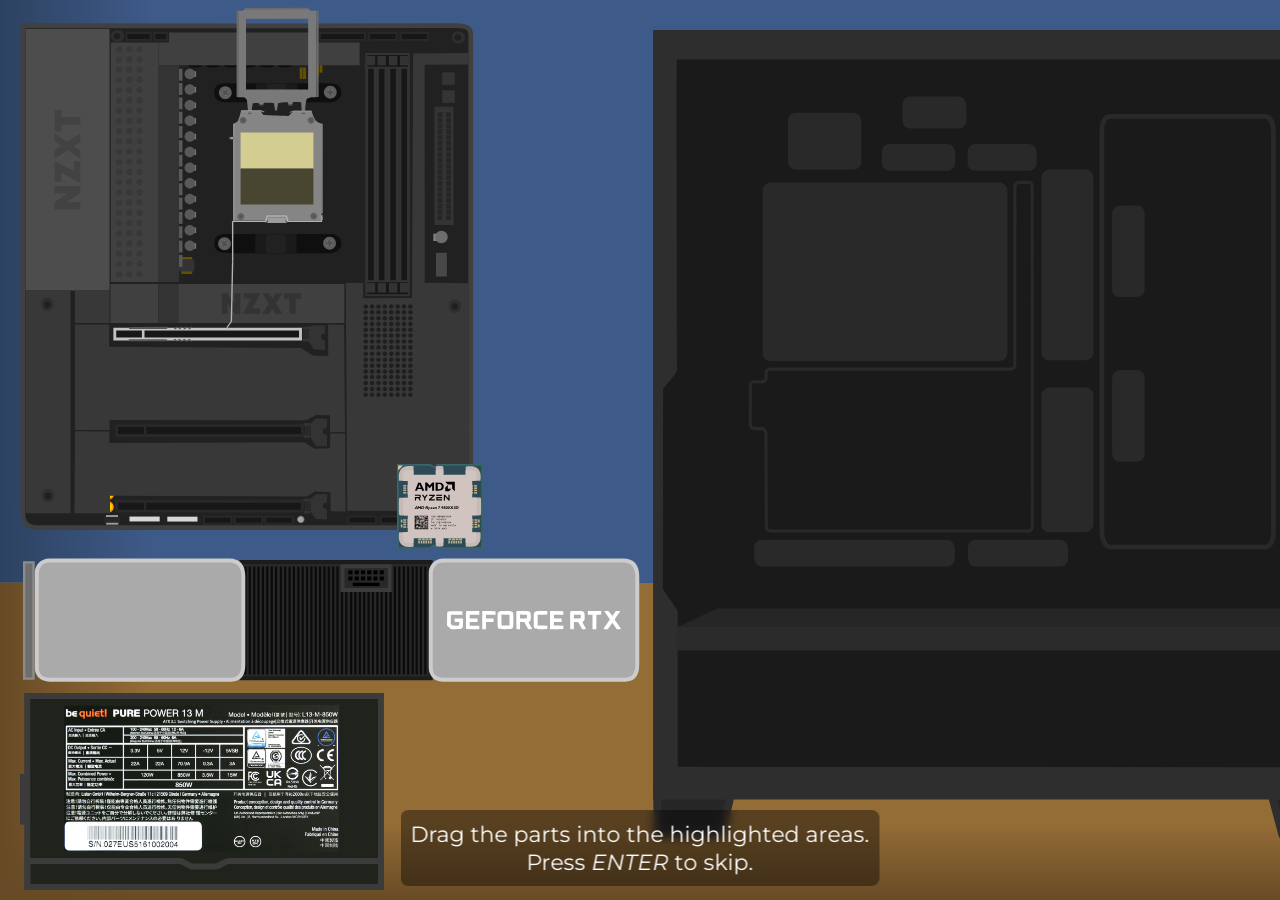
<file: index.html>
<!doctype html>
<html lang="en">
	<head>
		<meta charset="utf-8" />
		<meta name="viewport" content="width=device-width, initial-scale=1.0" />
		<title>Home - Conner's Portfolio</title>
		<link rel="stylesheet" href="css/global.css" />
		<link rel="stylesheet" href="css/index.css" />
	</head>

	<body>
		<img style="display:none;" src="assets/mobo-full.svg" />
		<div id="overlay" class="sprite"></div>

		<div id="container">
			<div id="caseSide" class="sprite">
				<img src="assets/case.svg" />
			</div>
			<div id="cpu" alt="CPU" class="sprite draggable"><img src="assets/cpu.svg" /></div>
			<div id="gpu" alt="GPU" class="sprite draggable"><img src="assets/gpu.svg" /></div>
			<div id="mobo" alt="Motherboard" class="sprite draggable"><img src="assets/mobo.svg" /></div>
			<div id="psu" alt="PSU" class="sprite draggable"><img src="assets/psu.svg" /></div>
		</div>

        <div id="help">Drag the parts into the highlighted areas. <br> Press <em>ENTER</em> to skip.</div>

		<script src="js/index.js"></script>
	    <script src="js/global.js"></script>
	</body>
</html>
</file>
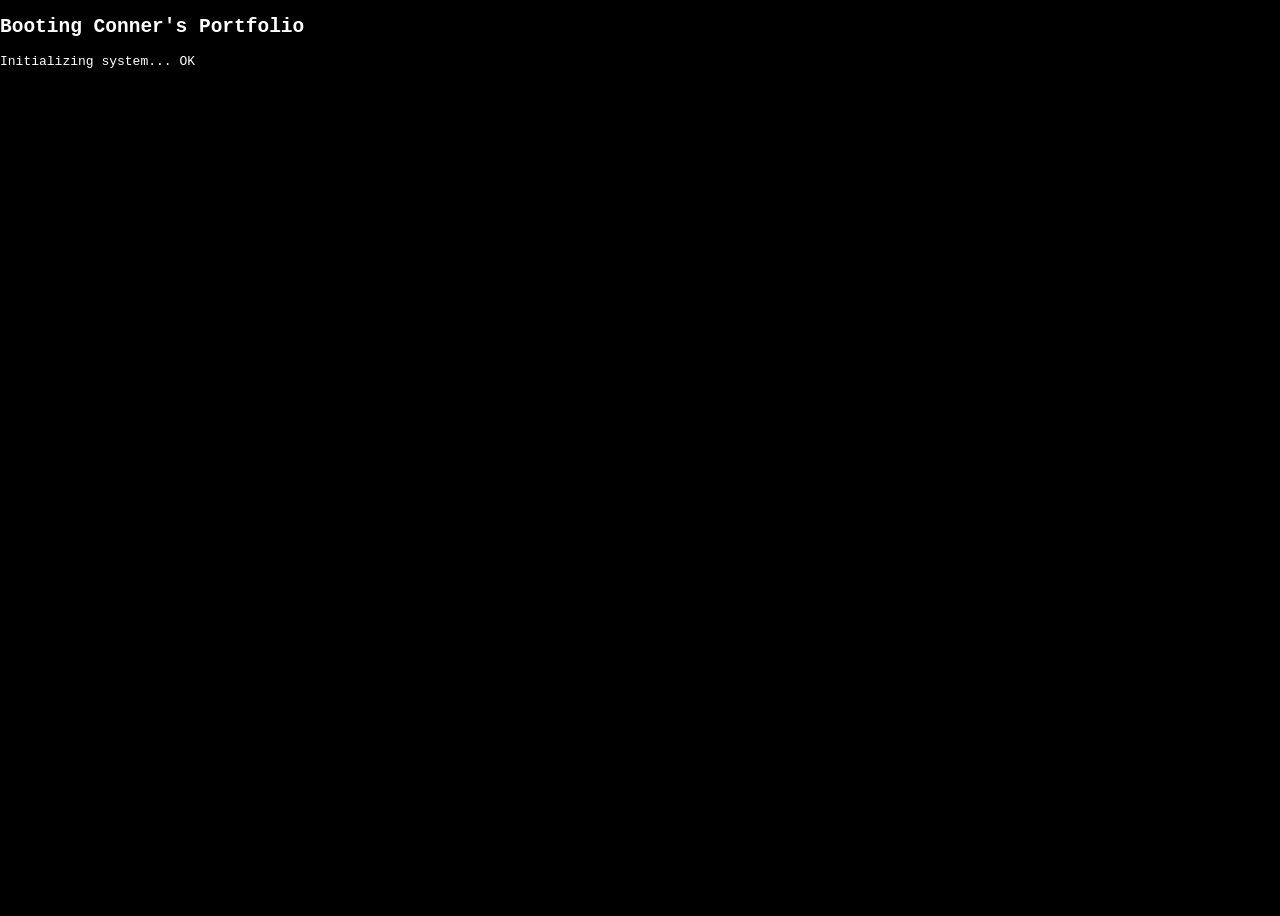
<file: bios.html>
<!DOCTYPE html>
<html lang="en">
    <head>
        <meta charset="utf-8">
        <meta name="viewport" content="width=device-width, initial-scale=1.0">
        <title>Home - Conner's Portfolio</title>
        <link rel="stylesheet" href="css/global.css">
        <link rel="stylesheet" href="css/bios.css">
    </head>

    <body>
        <h2 id="title"></h2>
        <p id="console-lines"></p>
	    <script src="js/bios.js"></script>
    </body>
</html>
</file>
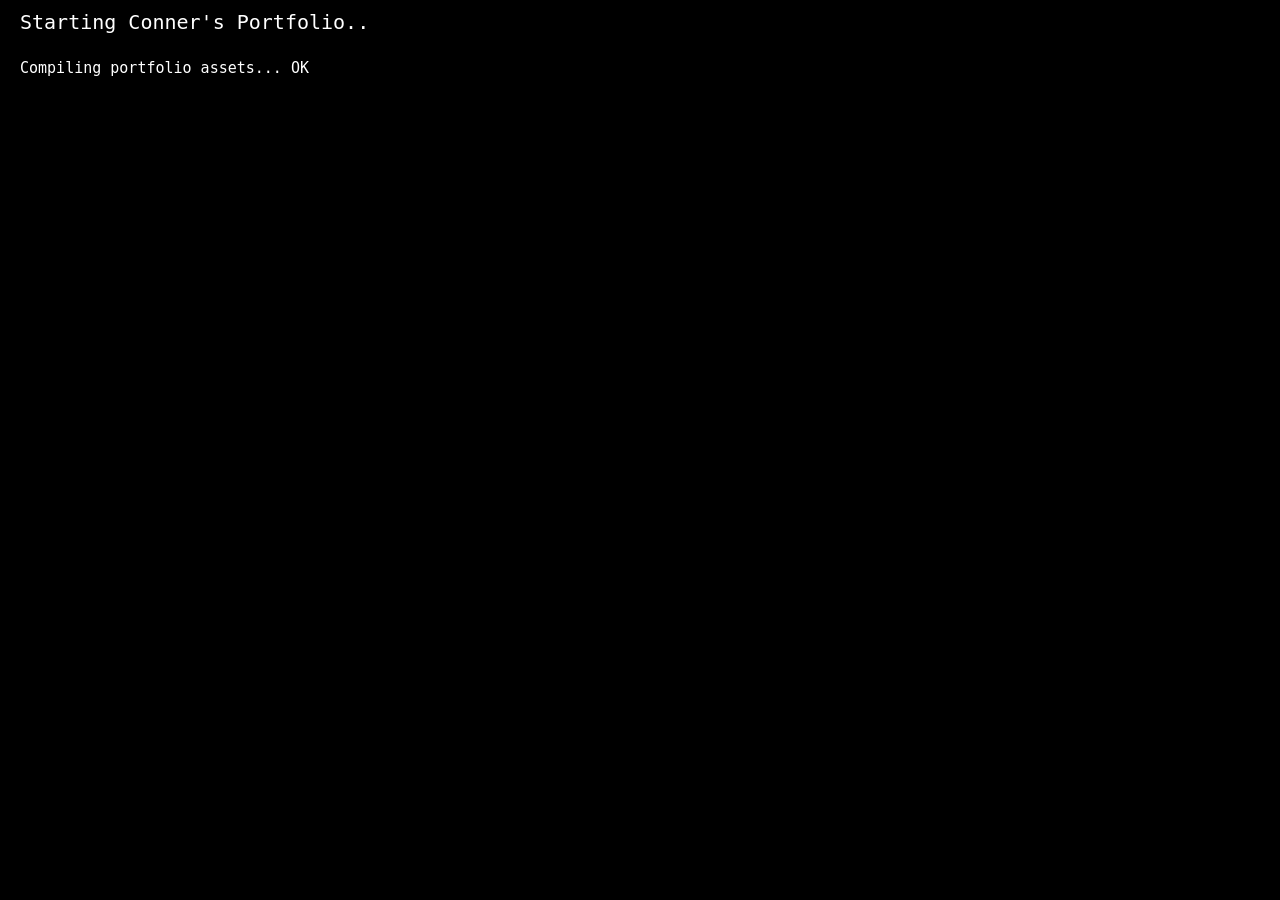
<file: boot.html>
<!DOCTYPE html>
<html lang="en">
    <head>
        <meta charset="utf-8">
        <meta name="viewport" content="width=device-width, initial-scale=1.0">
        <title>Home - Conner's Portfolio</title>
        <link rel="stylesheet" href="css/global.css">
        <link rel="stylesheet" href="css/boot.css">
    </head>

    <body>
        <div id="title">Starting Conner's Portfolio</div>
        <div id="console-lines"></div>
	    <script src="js/boot.js"></script>
	    <script src="js/global.js"></script>
    </body>
</html>
</file>
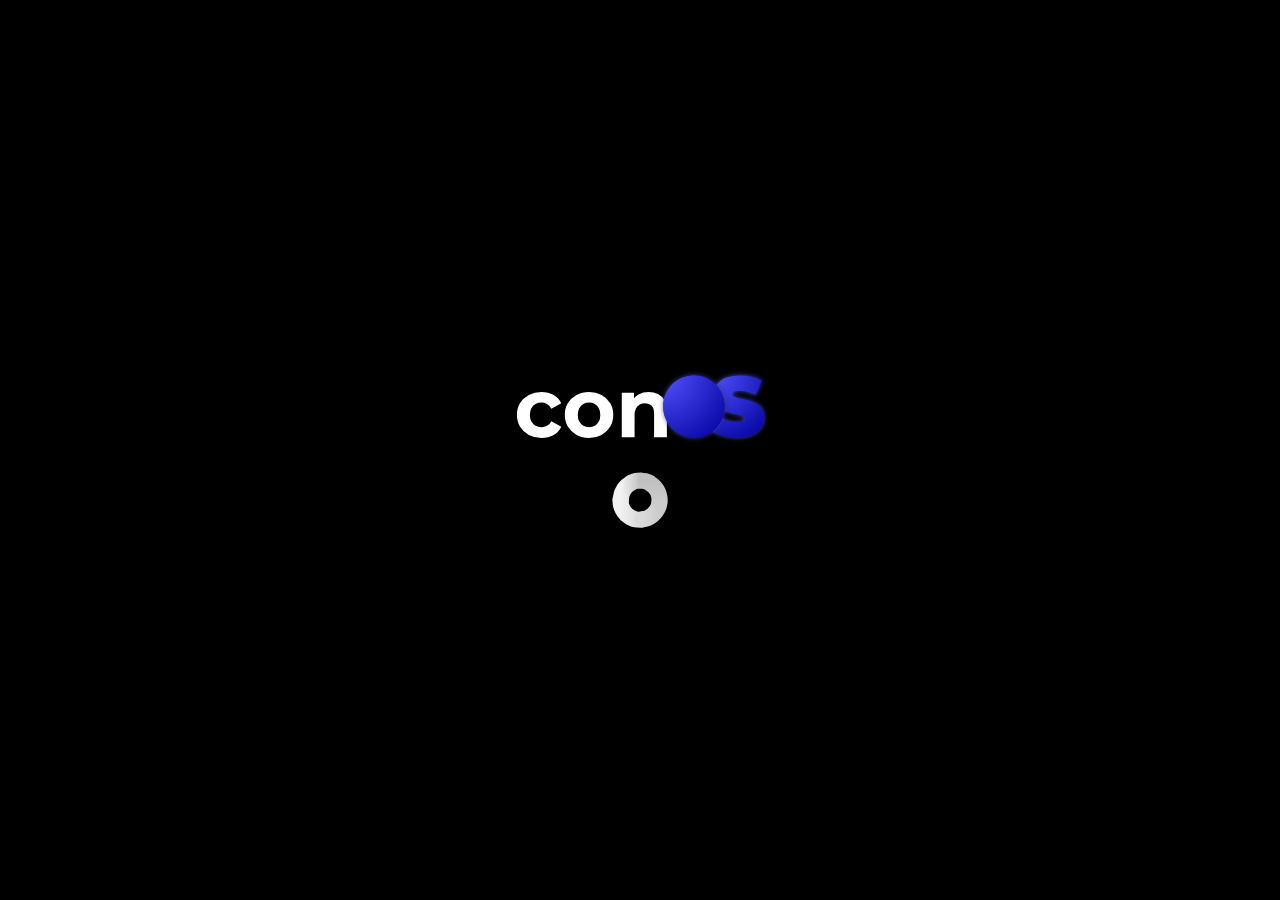
<file: conos.html>
<!DOCTYPE html>
<html lang="en">
    <head>
        <meta charset="utf-8">
        <meta name="viewport" content="width=device-width, initial-scale=1.0">
        <title>Home - Conner's Portfolio</title>
        <link rel="stylesheet" href="css/global.css">
        <link rel="stylesheet" href="css/conos.css">
    </head>

    <body>
        <div id="boot">
            <img id="logo" src="assets/conos.svg">
            <img id="loading" src="assets/loading.svg">
        </div>

        <div id="os">
            <div class="background">
                <img src="assets/conos-bg.svg">
            </div>

            <div id="desktop"></div>

            <div id="taskbar">
                <div id="settings" class="tb-item" data-label="settings">
                    <img src="assets/apps/settings.svg">
                    <span class="tb-tooltip">Settings</span>
                </div>

                <div id="clock" alt="Date & Time"></div>
            </div>

            <div id="window">
                <div id="window-bar">
                    <span id="window-title"></span>
                    <button id="window-close">✕</button>
                </div>
                <iframe id="window-frame"></iframe>
            </div>
        </div>

	    <script src="js/conos.js"></script>
	    <script src="js/global.js"></script>
    </body>
</html>
</file>
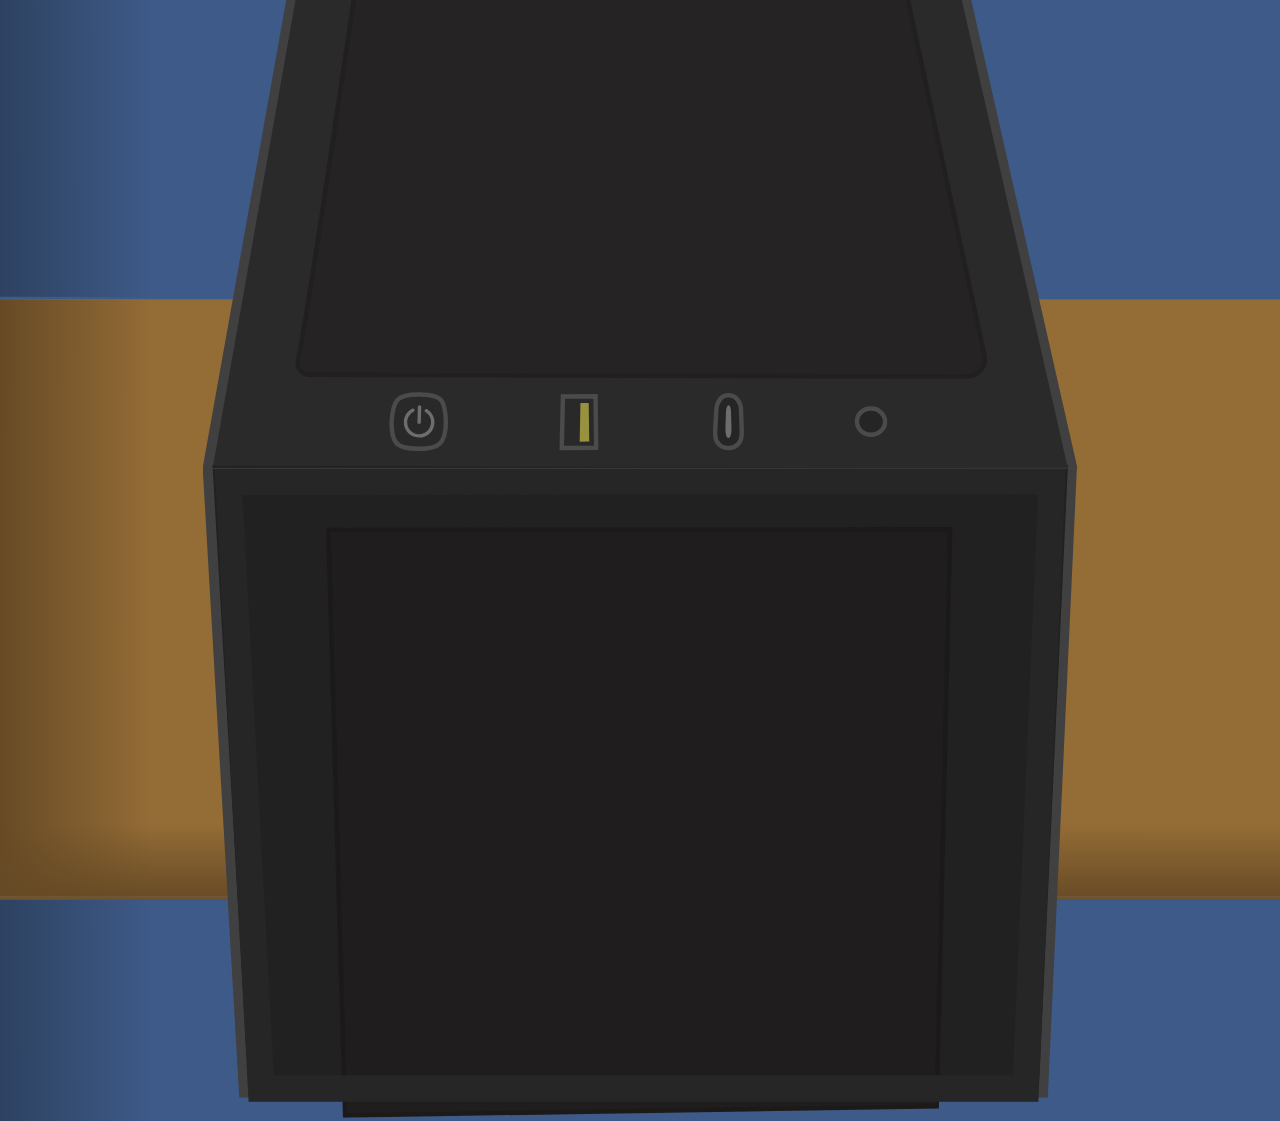
<file: power.html>
<!DOCTYPE html>
<html lang="en">
    <head>
        <meta charset="utf-8">
        <meta name="viewport" content="width=device-width, initial-scale=1.0">
        <title>Conner's Portfolio</title>
        <link rel="stylesheet" href="css/global.css">
        <link rel="stylesheet" href="css/power.css">
    </head>

    <body>
        <div id="overlay" class="sprite"></div>
        <div id="caseTop" class="sprite">
            <img src="assets/case-top.svg">
            <div id="powerButton" alt="Power button" class="sprite"></div>
        </div>
        <div id="help">Press the power button</div>

	    <script src="js/power.js"></script>
	    <script src="js/global.js"></script>
    </body>
</html>
</file>
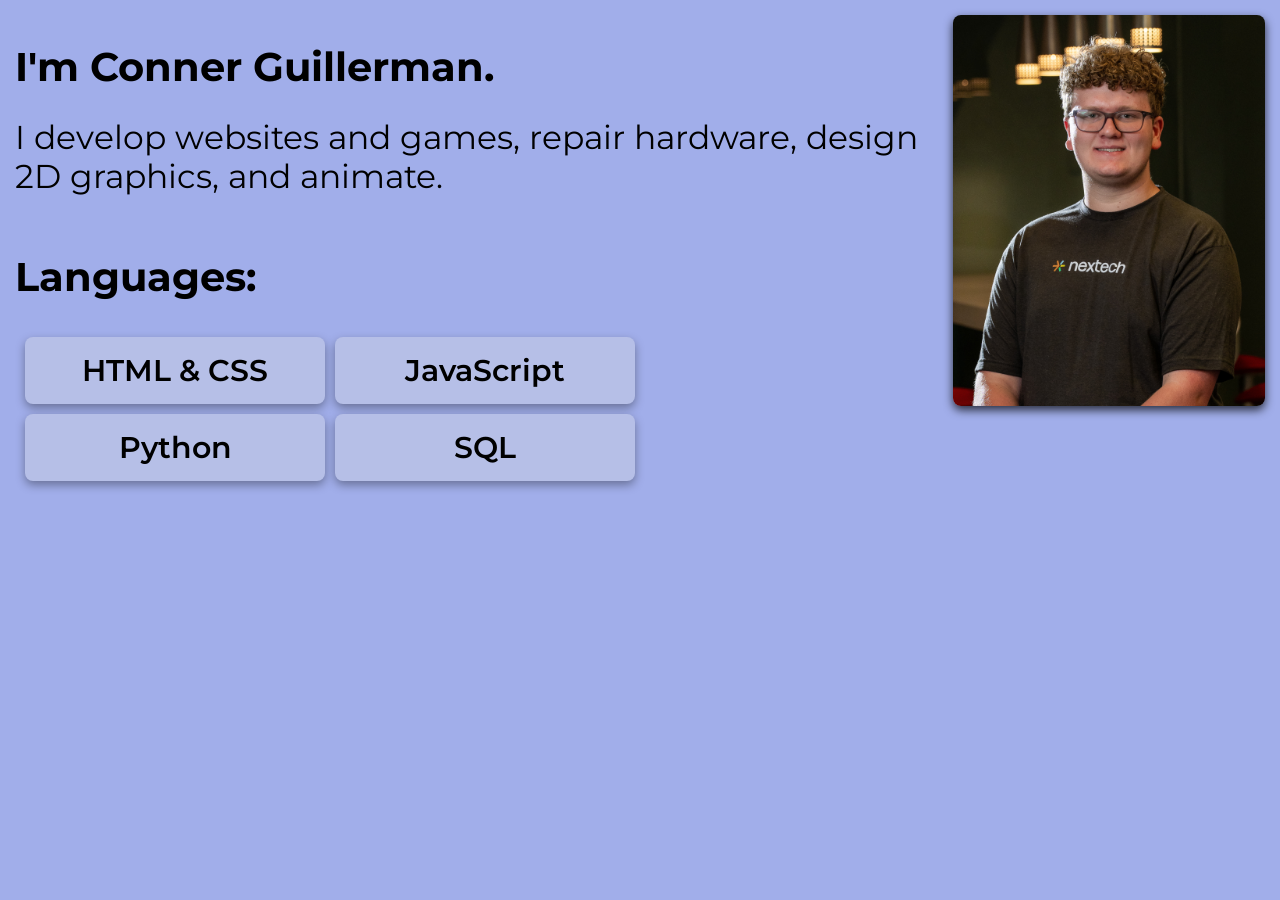
<file: windows/about.html>
<!doctype html>
<html lang="en">
	<head>
		<meta charset="utf-8" />
		<meta name="viewport" content="width=device-width, initial-scale=1.0" />
		<title>About</title>
		<link rel="stylesheet" href="/css/global.css" />
	</head>

	<style>
		body {
			background-color: #a1aeea;
			padding: 15px;
		}

		.content {
			display: grid;
			grid-template-columns: 3fr 1fr;
		}

		h1 {
			font-size: 40px;
		}

        h2 {
            font-weight: normal;
            font-size: 32.5px;
            margin-bottom: 10px;
        }

		p {
			font-size: 30px;
		}

		img {
			margin-left: auto;
			width: 100%;
			border-radius: 8px;
			box-shadow: 0px 4px 10px rgba(0, 0, 0, 0.75);
			transition: all 0.4s ease;
		}

		.langs {
			display: grid;
			grid-template-columns: repeat(2, 300px);
			grid-template-rows: repeat(2, fit-content);
			padding: 10px;
			gap: 10px;
			font-size: 30px;
		}

		.langs div {
			background-color: #b6bfe7;
			border-radius: 8px;
			text-align: center;
			padding: 15px;
			font-weight: 600;
			box-shadow: 0px 4px 10px rgba(0, 0, 0, 0.35);
			transition: all 0.1s ease;
		}

		.langs div:hover,
		img:hover {
			transform: scale(1.05);
		}
	</style>

	<body>
		<div class="content">
			<div style="padding-right: 10px;">
				<h1><strong>I'm Conner Guillerman.</strong></h1>
				<h2>I develop websites and games, repair hardware, design 2D graphics, and animate.</h2>

				<br />
				<h1>Languages:</h1>
				<div class="langs">
					<div>HTML & CSS</div>
					<div>JavaScript</div>
					<div>Python</div>
					<div>SQL</div>
				</div>
			</div>

			<div class="img">
				<img src="/assets/headshot.jpg" alt="Headshot" />
			</div>
		</div>

	    <script src="/js/global.js"></script>
	</body>
</html>
</file>
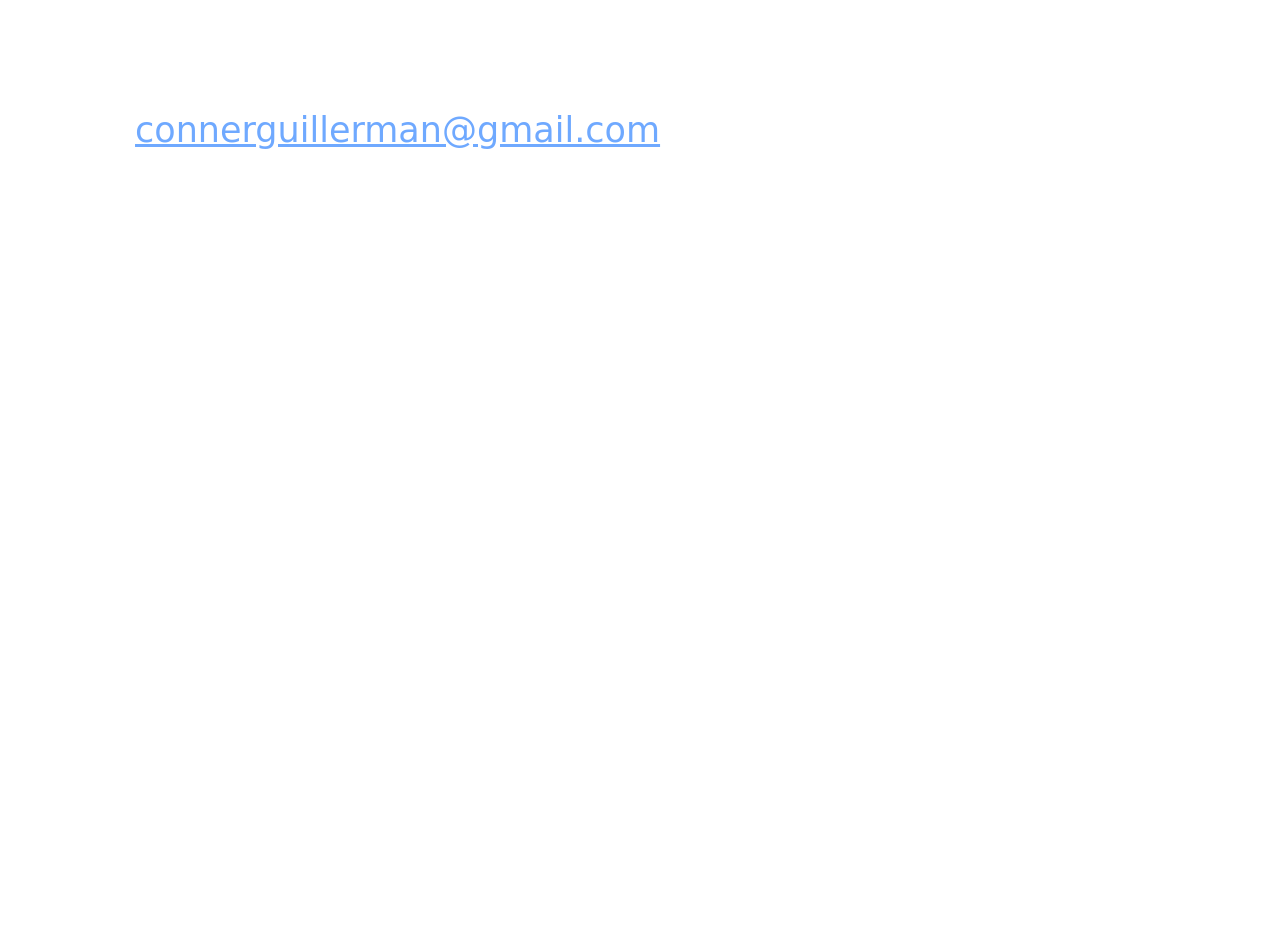
<file: windows/contact.html>
<!DOCTYPE html>
<html lang="en">
    <head>
        <meta charset="utf-8">
        <meta name="viewport" content="width=device-width, initial-scale=1.0">
        <title>Contact</title>
        <link rel="stylesheet" href="/css/global.css">
    </head>

    <style>
        body {
            color:white;
            padding: 0 15px;
            font-family:system-ui;
        }

        p { font-size: 35px; }

        a { color: rgb(111, 169, 255); }
    </style>

    <body>
        <p>Phone Number: (812) 217-4323</p>
        <p>Email: <a href="mailto:connerguillerman@gmail.com">connerguillerman@gmail.com</a></p>
    </body>

    <script src="/js/global.js"></script>
</html>
</file>
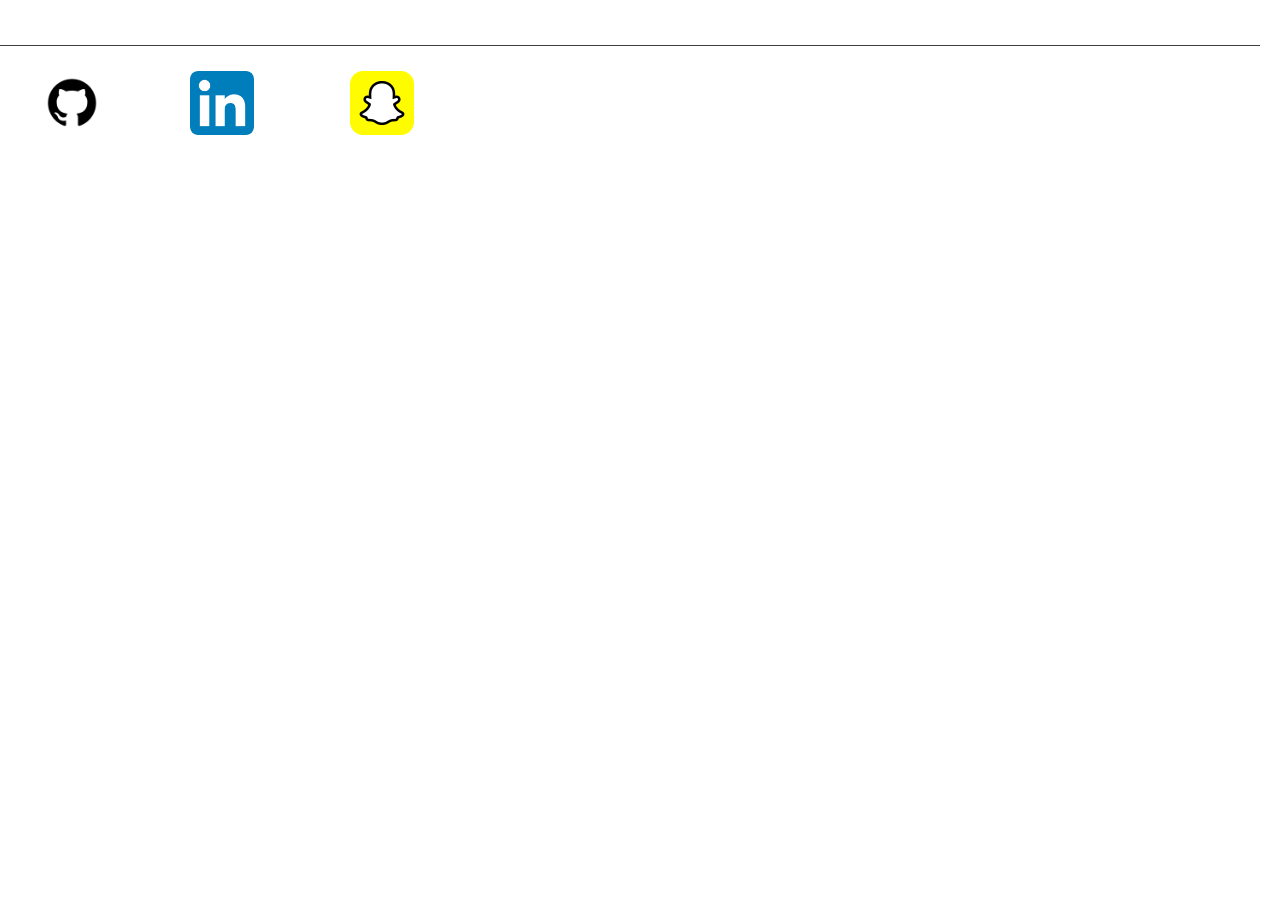
<file: windows/links.html>
<!doctype html>
<html lang="en">
	<head>
		<meta charset="utf-8" />
		<meta name="viewport" content="width=device-width, initial-scale=1.0" />
		<title>Links Folder</title>
		<link rel="stylesheet" href="/css/global.css" />
	</head>

	<style>
		body {
			color: white;
            width: 100%;
            height: 720px;
            padding: 15px;
		}

		.nav {
			top: 0;
			width: 100%;
			font-size: 1.3em;
			padding: 10px 5px;
            margin: -15px;
            margin-bottom: 15px !important;
			border-bottom: #3e3e3e 1px solid;
		}

		#file-area {
			width: 100%;
			z-index: 1;
            display: flex;
            flex-direction: row;
            gap: 30px;
		}

		.file {
			display: flex;
			flex-direction: column;
			align-items: center;
			justify-content: center;
			z-index: 2;
            cursor: pointer;
            padding: 10px;
			width: fit-content;
			height: fit-content;
            color: white;
            text-decoration: none;
		}

		.file img {
			margin-bottom: 10px;
            border-radius: 8px;
			padding: 0;
			width: 4rem;
			height: auto;
		}

		.file p {
			margin: 0;
			padding: 0;
			font-size: 1.1rem;
		}

		.file:hover {
			background-color: rgba(255, 255, 255, 0.1);
		}
	</style>

	<body>
		<div class="nav">C:\ Users \ Conner \ Portfolio \ <strong>Links</strong></div>
		<div id="file-area"></div>

		<script>
			let linksFolder = [
				{ name: "GitHub", type: "url", icon: "/assets/apps/github.jpg" },
				{ name: "LinkedIn", type: "url", icon: "/assets/apps/linkedin.webp" },
				{ name: "Snapchat", type: "url", icon: "/assets/apps/snapchat.webp" },
			];

			linksFolder.forEach((file) => {
                document.querySelector("#file-area").innerHTML += `<div href="${file.link}" id="${file.name}" class="file"><img src="${file.icon}"><p>${file.name}.${file.type}</p></div>`;
            });

            document.addEventListener("click", (event) => {
                const clicked = event.target.closest(".file");
                if (!clicked) return;

                if (clicked.id === "GitHub") {
                    window.open("https://github.com/conguu", "_blank");
                } else if (clicked.id === "LinkedIn") {
                    window.open("https://www.linkedin.com/in/conner-guillerman-9410a320b", "_blank");
                } else {
                    window.open("https://snapchat.com/t/8xUFYwwp", "_blank");
                }
            });
		</script>
	    <script src="/js/global.js"></script>
	</body>
</html>
</file>
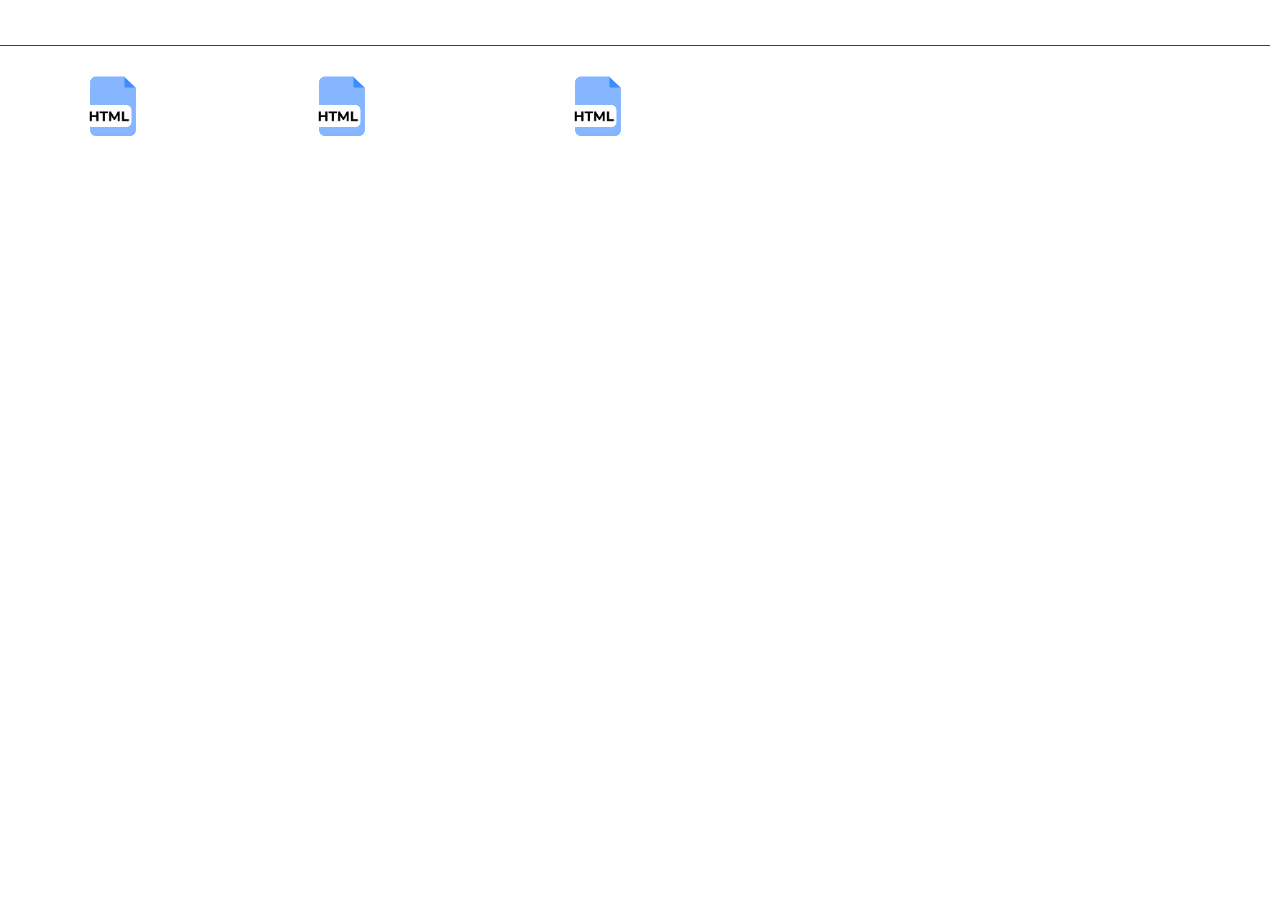
<file: windows/projects.html>
<!doctype html>
<html lang="en">
	<head>
		<meta charset="utf-8" />
		<meta name="viewport" content="width=device-width, initial-scale=1.0" />
		<title>Links Folder</title>
		<link rel="stylesheet" href="/css/global.css" />
	</head>

	<style>
		body {
			color: white;
            width: 100%;
            height: 720px;
            padding: 15px;
		}

		.nav {
			top: 0;
			width: 100%;
			font-size: 1.3em;
			padding: 10px 10px;
            margin: -15px;
            margin-bottom: 15px !important;
			border-bottom: #3e3e3e 1px solid;
		}

		#file-area {
			width: 100%;
			z-index: 1;
            display: flex;
            flex-direction: row;
            gap: 30px;
		}

		.file {
			display: flex;
			flex-direction: column;
			align-items: center;
			justify-content: center;
			z-index: 2;
            cursor: pointer;
            padding: 10px;
			width: fit-content;
			height: fit-content;
            color: white;
            text-decoration: none;
		}

		.file img {
			margin-bottom: 10px;
            border-radius: 8px;
			padding: 0;
			width: 4rem;
			height: auto;
		}

		.file p {
			margin: 0;
			padding: 0;
			font-size: 1.1rem;
		}

		.file:hover {
			background-color: rgba(255, 255, 255, 0.1);
		}
	</style>

	<body>
		<div class="nav">C:\ Users \ Conner \ Portfolio \ <strong>Projects</strong></div>
		<div id="file-area"></div>

		<script>
            let projectsFolder = [
                { name: "unit_3_project" },
                { name: "playlist_project" },
                { name: "rock_paper_scissors" },
            ];

			projectsFolder.forEach((file) => {
                document.querySelector("#file-area").innerHTML += `<div href="${file.link}" id="${file.name}" class="file"><img src="/assets/apps/html.svg"><p>${file.name}.html</p></div>`;
            });

            document.addEventListener("click", (event) => {
                const clicked = event.target.closest(".file");
                if (!clicked) return;

                if (clicked.id === "unit_3_project") {
                    window.open("https://github.com/conguu/nextech-unit-3-project", "_blank");
                } else if (clicked.id === "playlist_project") {
                    window.open("https://github.com/conguu/playlist-project", "_blank");
                } else {
                    window.open("https://github.com/conguu/rock-paper-scissors", "_blank");
                }
            });
		</script>
	    <script src="/js/global.js"></script>
	</body>
</html>
</file>
<file: css/global.css>
/* Setup */
@import url('https://fonts.googleapis.com/css2?family=Montserrat:ital,wght@0,100..900;1,100..900&display=swap');

* {
    transition: font-size 0.1s ease, font-weight 0.1s ease, color 0.1s ease;
}

html,
body {
    height: 100vh;
    width: 100vw;
    margin: 0;
    padding: 0;
}

body {
    box-sizing: border-box;
    -webkit-font-smoothing: antialiased;
    overflow: hidden;
    font-family: "Montserrat";
}

/* High contrast mode */
body.high-contrast,
body.high-contrast *,
body.high-contrast div {
    border-color: #ffffff !important;
}

body.high-contrast a {
    color: #ff0000 !important;
    text-decoration: underline !important;
}

body.high-contrast #window {
    border: #ffffff 1px solid !important;
    background-color: black;
    color: white;
}

body.high-contrast #window-bar {
    border-bottom: white 1px solid !important;
    background-color: rgb(255, 255, 255);
    color: black;
}

body.high-contrast #window-close {
    color: black;
}

body.high-contrast #window-close:hover {
    color: white;
    background-color:red;
}

/* Large text mode */
body.large-text * {
    font-weight: bolder !important;
}

body.large-text div,
body.large-text span,
body.large-text a,
body.large-text p {
    font-size: 110% !important;
}

body.large-text label {
    font-size: 175% !important;
}

body.large-text h1,
body.large-text h2 {
    font-size: 300% !important;
}

/* Global Sprites */
.sprite {
    position: absolute;
}

.sprite img {
    display: inline-block;
    width: 100%;
    height: 100%;
    user-select: none;
    -webkit-user-drag: none;
    -webkit-user-select: none;
}

/* Help toast notification */
#help {
    position: absolute;
    left: 50%;
    top: 100%;
    transform: translate(-50%, 0%);
    background-color: rgba(0, 0, 0, 0.4);
    backdrop-filter: blur(5px);
    padding: 10px;
    border-radius: 8px;
    color: white;
    font-size: 1.4rem;
    text-align: center;
    transition: top 0.5s ease, opacity 0.5s ease;
    pointer-events: none;
    opacity: 0;
}

#help.visible {
    top: 90%;
    opacity: 1;
}

/* IFrame window */
#window {
    position: absolute;
    top: 5%;
    left: 10%;
    width: 80%;
    height: 85%;
    z-index: 10;
    background-color: #1e1e1e;
    border-radius: 8px;
    overflow: hidden;
    display: flex;
    flex-direction: column;
    visibility: hidden;
    opacity: 0;
    box-shadow: 0 0 20px rgba(0, 0, 0, 0.6);
    transition: all 0.15s ease;
}

#window.open {
    visibility: visible;
    opacity: 1;
}

#window-bar {
    display: flex;
    align-items: center;
    justify-content: space-between;
    padding: 8px 12px;
    background-color: #2d2d2d;
    color: white;
    font-size: 1rem;
    border-bottom: #3e3e3e 1px solid;
}

#window-close {
    background: none;
    border: none;
    color: white;
    font-size: 1.2rem;
    cursor: pointer;
}

#window-close:hover {
    background-color: rgb(255, 42, 42);
}

#window-frame {
    width: 100%;
    height: 100%;
    border: none;
}
</file>
<file: css/index.css>
:root {
    --max-case-width: 730px;
    --case-width: 553;
    --max-cpu-width: calc((var(--max-case-width) / var(--case-width)) * 65);
    --max-gpu-width: calc((var(--max-case-width) / var(--case-width)) * 492);
    --max-mobo-width: calc((var(--max-case-width) / var(--case-width)) * 369);
    --max-psu-width: calc((var(--max-case-width) / var(--case-width)) * 276);
}

body {
    background-image: url("/assets/bg.svg");
    background-size: cover;
}

#container {
    transition: all 0.5s ease;
}

#overlay {
    width: 100%;
    height: 100%;
    background-color: black;
    z-index: 25;
    opacity: 0;
    pointer-events: none;
    transition: opacity 0.25s ease;
}

#caseSide,
#cpu,
#gpu,
#mobo,
#psu {
    height: auto;
}

#caseSide {
    z-index: 0;
    width: 90%;
    max-width: var(--max-case-width);
    left: 51%;
    top: 30px;
}

.drag-zone {
    position: absolute;
    border: 2px dashed rgba(255, 255, 255, 0.6);
    border-radius: 4px;
    pointer-events: none;
    box-sizing: border-box;
    z-index: 20 !important;
    visibility: hidden;
}

.drag-zone.shown {
    visibility: visible;
}

#cpu {
    width: 10.5%;
    max-width: var(--max-cpu-width);
    z-index: 2;
    top: 51.5%;
    left: 31%;
}

#gpu {
    width: 80%;
    max-width: var(--max-gpu-width);
    z-index: 2;
    top: 60.3%;
    left: 3px;
}

#mobo {
    width: 61%;
    max-width: var(--max-mobo-width);
    z-index: 1;
    top: -5px;
    left: -2px;
}

#psu {
    width: 41%;
    max-width: var(--max-psu-width);
    z-index: 1;
    top: 77%;
    left: 20px;
}
</file>
<file: css/bios.css>
body {
    color: white;
    font-family:monospace;
    background-color: black;
}
</file>
<file: css/boot.css>
body {
    color: white;
    font-family:monospace;
    background-color: black;
    padding: 10px 20px;
}

#title {
    font-size: 20px;
    margin-bottom: 25px;
}

#console-lines {
    font-size: 15px;
}
</file>
<file: css/conos.css>
body {
    background-color: rgb(0, 0, 0);
    user-select: none;
}

/* Boot screen */
#boot {
    position: absolute;
    display: flex;
    flex-direction: column;
    align-items: center;
    justify-content: center;
    z-index: 20;
    gap: 25px;
    position: absolute;
    width: 100%;
    height: 100%;
    opacity: 0;
    top: 150%;
    left: 50%;
    pointer-events: none;
    transform: translate(-50%, -50%);
    transition: top 0.8s ease, opacity 0.7s ease-in-out;
}

#boot.visible {
    transition: top 0.7s ease, opacity 0.8s ease-in-out;
    top: 50%;
    opacity: 1;
}

#logo {
    width: 20%;
}

#loading {
    width: 5%;
    animation: spin 1s linear infinite;
}

@keyframes spin {
    from {
        transform: rotate(0deg);
    }

    to {
        transform: rotate(360deg);
    }
}

/* conOS */
#os {
    position:absolute;
    visibility: hidden;
    display: flex;
    flex-direction: column;
    opacity: 0;
    width: 100%;
    height: 100%;
    color: white;
    transition: opacity 0.8s ease-in-out;
}

.background {
    position: absolute;
    width: 100%;
    height: 100%;
    z-index: 0;
    pointer-events: none;
}

#desktop {
    width: 100%;
    height: 92.5%;
    z-index: 1;
    display: grid;
    grid-template-rows: repeat(3, fit-content);
    grid-template-columns: repeat(4, fit-content);
    gap: 10px;
    padding: 10px 40px;
}

.desk-app {
    display: flex;
    flex-direction: column;
    align-items: center;
    justify-content: center;
    z-index: 2;
    padding: 10px;
    cursor: pointer;
    width: 7rem;
    height: fit-content;
}

.desk-app img {
    margin: 0;
    padding: 0;
    width: 4rem;
    height: auto;
}

.desk-app p {
    margin: 0;
    padding: 0;
    font-size: 1.25rem;
}

.desk-app:hover, .tb-item:hover {
    background-color: rgba(255, 255, 255, 0.1);
}

#taskbar {
    display: flex;
    flex-direction: row;
    align-items: center;
    justify-content: center;
    z-index: 2;
    bottom: 0;
    width: 100%;
    height: 7.5%;
    background-color: rgba(0, 0, 0, 0.5);
    backdrop-filter: blur(5px);
    border-top: rgba(255, 255, 255, 0.2) 1px solid;
}

body.high-contrast #taskbar {
    background: black !important;
    backdrop-filter: blur(0);
    border-top: white 1px solid !important;
}

.tb-item {
    position: relative;
    display: flex;
    align-items: center;
    justify-content: center;
    border-radius: 8px;
    width: 3.3rem;
    height: 3.3rem;
    cursor: pointer;
    transform: translateX(-50%);
}

.tb-item img {
    width: 4rem;
    height: 4rem;
    pointer-events: none;
}

.tb-tooltip {
    position: absolute;
    bottom: 110%;
    left: 50%;
    transform: translateX(-50%);
    background-color: rgba(0, 0, 0, 0.5);
    backdrop-filter: blur(5px);
    padding: 5px 10px;
    border-radius: 8px;
    margin-bottom: 5px;
    font-size: 1.3rem;
    text-align: center;
    transition: top 0.5s ease, opacity 0.5s ease;
    white-space: nowrap;
    pointer-events: none;
    opacity: 0;
    transition: opacity 0.2s ease;
}

.tb-item:hover .tb-tooltip {
    opacity: 1;
}

#clock {
    position: absolute;
    text-align: right;
    width: fit-content;
    right: 30px;
    pointer-events: none;
}
</file>
<file: css/power.css>
body {
    background-image: url("/assets/bg-top.svg");
    background-size: cover;
}

#overlay {
    width: 100%;
    height: 100%;
    background-color: black;
    z-index: 25;
    opacity: 1;
    pointer-events: none;
    transition: opacity 0.25s ease;
}

#caseTop {
    width: 100%;
    height: auto;
    max-width: 875px;
    left: 50%;
    top: 50%;
    transform: translate(-50%, -50%);
}

#powerButton {
    width: 7vw;
    max-width: 50px;
    aspect-ratio: 1/1;
    left: 24.8%;
    top: 47.9%;
    transform: translate(-50%, -50%);
    border-radius: 16px;
    transition: border 0.5s ease;
}

@keyframes borderGlow {
    0% {
        border: none;
    }

    50% {
        border: rgba(255, 255, 255, 0.5) 4px solid;
    }

    100% {
        border: none;
    }
}
</file>
